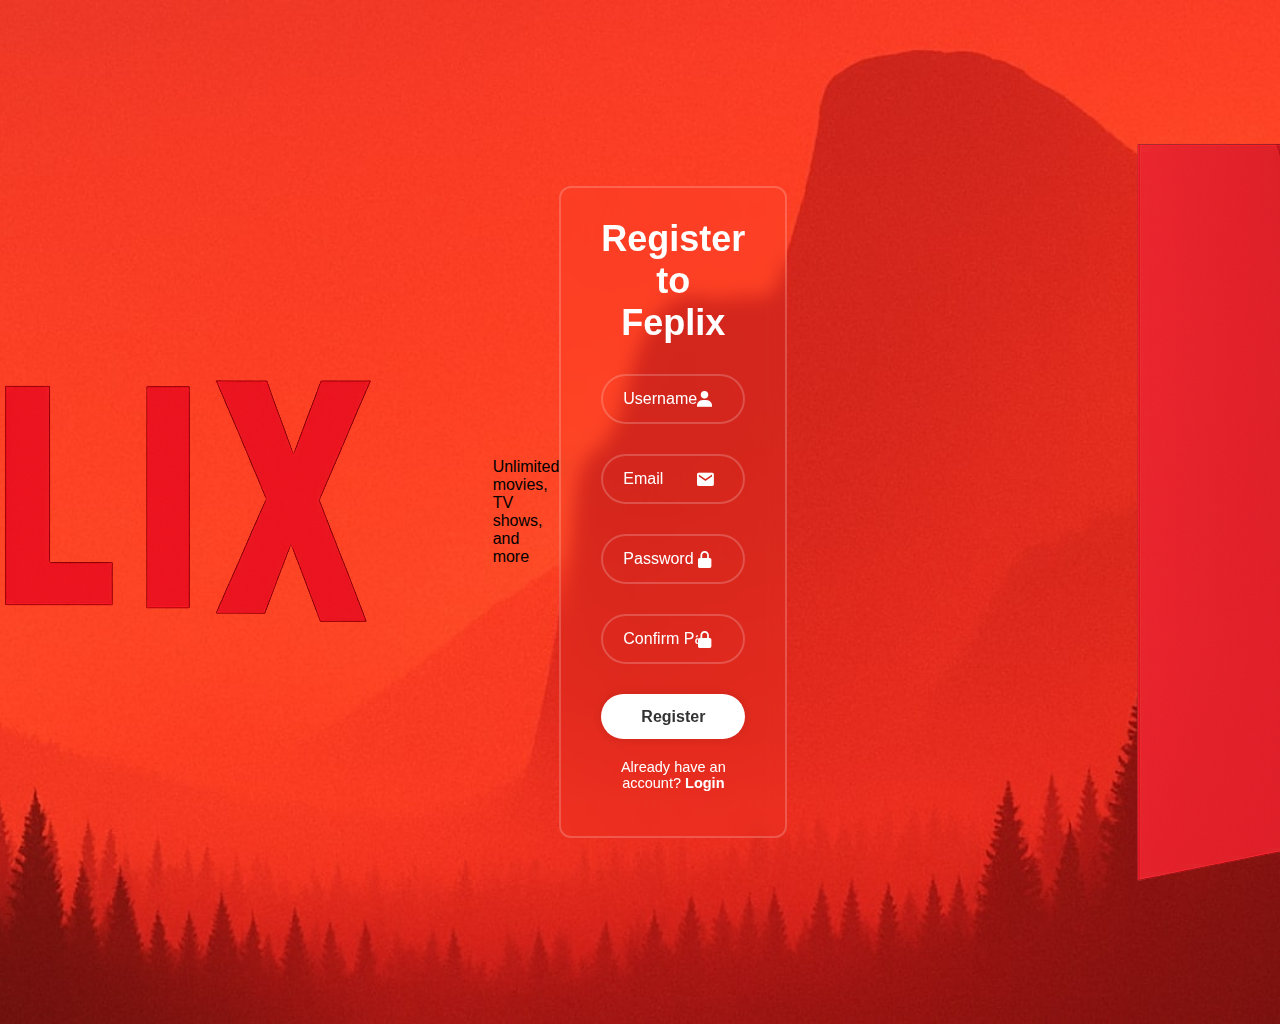
<file: register.html>
<!DOCTYPE html>
<html lang="en">
<head>
  <meta charset="UTF-8">
  <meta name="viewport" content="width=device-width, initial-scale=1.0">
  <title>Feplix - Register</title>
  <link rel="stylesheet" href="styles.css">
  <link href='https://unpkg.com/boxicons@2.1.4/css/boxicons.min.css' rel='stylesheet'>
</head>
<body>
  <img src="Feplix-FEPLIX.png" alt="Feplix Logo Top Left" class="logo-top-left">
  <div class="slogan">Unlimited movies, TV shows, and more</div>
  <div class="wrapper">
    <form id="register-form">
      <h1>Register <span class="feplix-text">to <span class="feplix-color">Feplix</span></span></h1>
      <div class="input-box">
        <input type="text" placeholder="Username" required>
        <i class='bx bxs-user'></i>
      </div>
      <div class="input-box">
        <input type="email" placeholder="Email" required>
        <i class='bx bxs-envelope'></i>
      </div>
      <div class="input-box">
        <input type="password" placeholder="Password" required>
        <i class='bx bxs-lock-alt'></i>
      </div>
      <div class="input-box">
        <input type="password" placeholder="Confirm Password" required>
        <i class='bx bxs-lock-alt'></i>
      </div>
      <button type="submit" class="btn">Register</button>
      <div class="register-link">
        <p>Already have an account? <a href="index.html">Login</a></p>
      </div>
    </form>
  </div>
  <img src="Feplix-F.png" alt="Feplix Logo Bottom Right" class="logo-bottom-right">
  <script>
    document.getElementById('register-form').addEventListener('submit', (e) => {
      e.preventDefault();
      const username = document.querySelector('input[placeholder="Username"]').value;
      const email = document.querySelector('input[placeholder="Email"]').value;
      const password = document.querySelector('input[placeholder="Password"]').value;
      const confirmPassword = document.querySelector('input[placeholder="Confirm Password"]').value;
      const emailRegex = /^[^\s@]+@[^\s@]+\.[^\s@]+$/;
      if (!emailRegex.test(email)) {
        alert('Please enter a valid email address.');
        return;
      }
      if (password !== confirmPassword) {
        alert('Passwords do not match!');
        return;
      }
      if (password.length < 6) {
        alert('Password must be at least 6 characters long.');
        return;
      }
      console.log('Register Data:', { username, email, password });
      alert('Registration successful for ' + username);
    });
  </script>
</body>
</html>
</file>
<file: styles.css>
*{
  margin: 0;
  padding: 0;
  box-sizing: border-box;
  font-family: "Poppins", sans-serif;
}
body{
  display: flex;
  justify-content: center;
  align-items: center;
  min-height: 100vh;
  background: url(bg.jpg) no-repeat;
  background-size: cover;
  background-position: center;
}
.wrapper{
  width: 420px;
  background: transparent;
  border: 2px solid rgba(255, 255, 255, .2);
  backdrop-filter: blur(9px);
  color: #fff;
  border-radius: 12px;
  padding: 30px 40px;
}
.wrapper h1{
  font-size: 36px;
  text-align: center;
}
.wrapper .input-box{
  position: relative;
  width: 100%;
  height: 50px;
  
  margin: 30px 0;
}
.input-box input{
  width: 100%;
  height: 100%;
  background: transparent;
  border: none;
  outline: none;
  border: 2px solid rgba(255, 255, 255, .2);
  border-radius: 40px;
  font-size: 16px;
  color: #fff;
  padding: 20px 45px 20px 20px;
}
.input-box input::placeholder{
  color: #fff;
}
.input-box i{
  position: absolute;
  right: 20px;
  top: 30%;
  transform: translate(-50%);
  font-size: 20px;

}
.wrapper .remember-forgot{
  display: flex;
  justify-content: space-between;
  font-size: 14.5px;
  margin: -15px 0 15px;
}
.remember-forgot label input{
  accent-color: #fff;
  margin-right: 3px;

}
.remember-forgot a{
  color: #fff;
  text-decoration: none;

}
.remember-forgot a:hover{
  text-decoration: underline;
}
.wrapper .btn{
  width: 100%;
  height: 45px;
  background: #fff;
  border: none;
  outline: none;
  border-radius: 40px;
  box-shadow: 0 0 10px rgba(0, 0, 0, .1);
  cursor: pointer;
  font-size: 16px;
  color: #333;
  font-weight: 600;
}
.wrapper .register-link{
  font-size: 14.5px;
  text-align: center;
  margin: 20px 0 15px;

}
.register-link p a{
  color: #fff;
  text-decoration: none;
  font-weight: 600;
}
.register-link p a:hover{
  text-decoration: underline;
}
</file>
